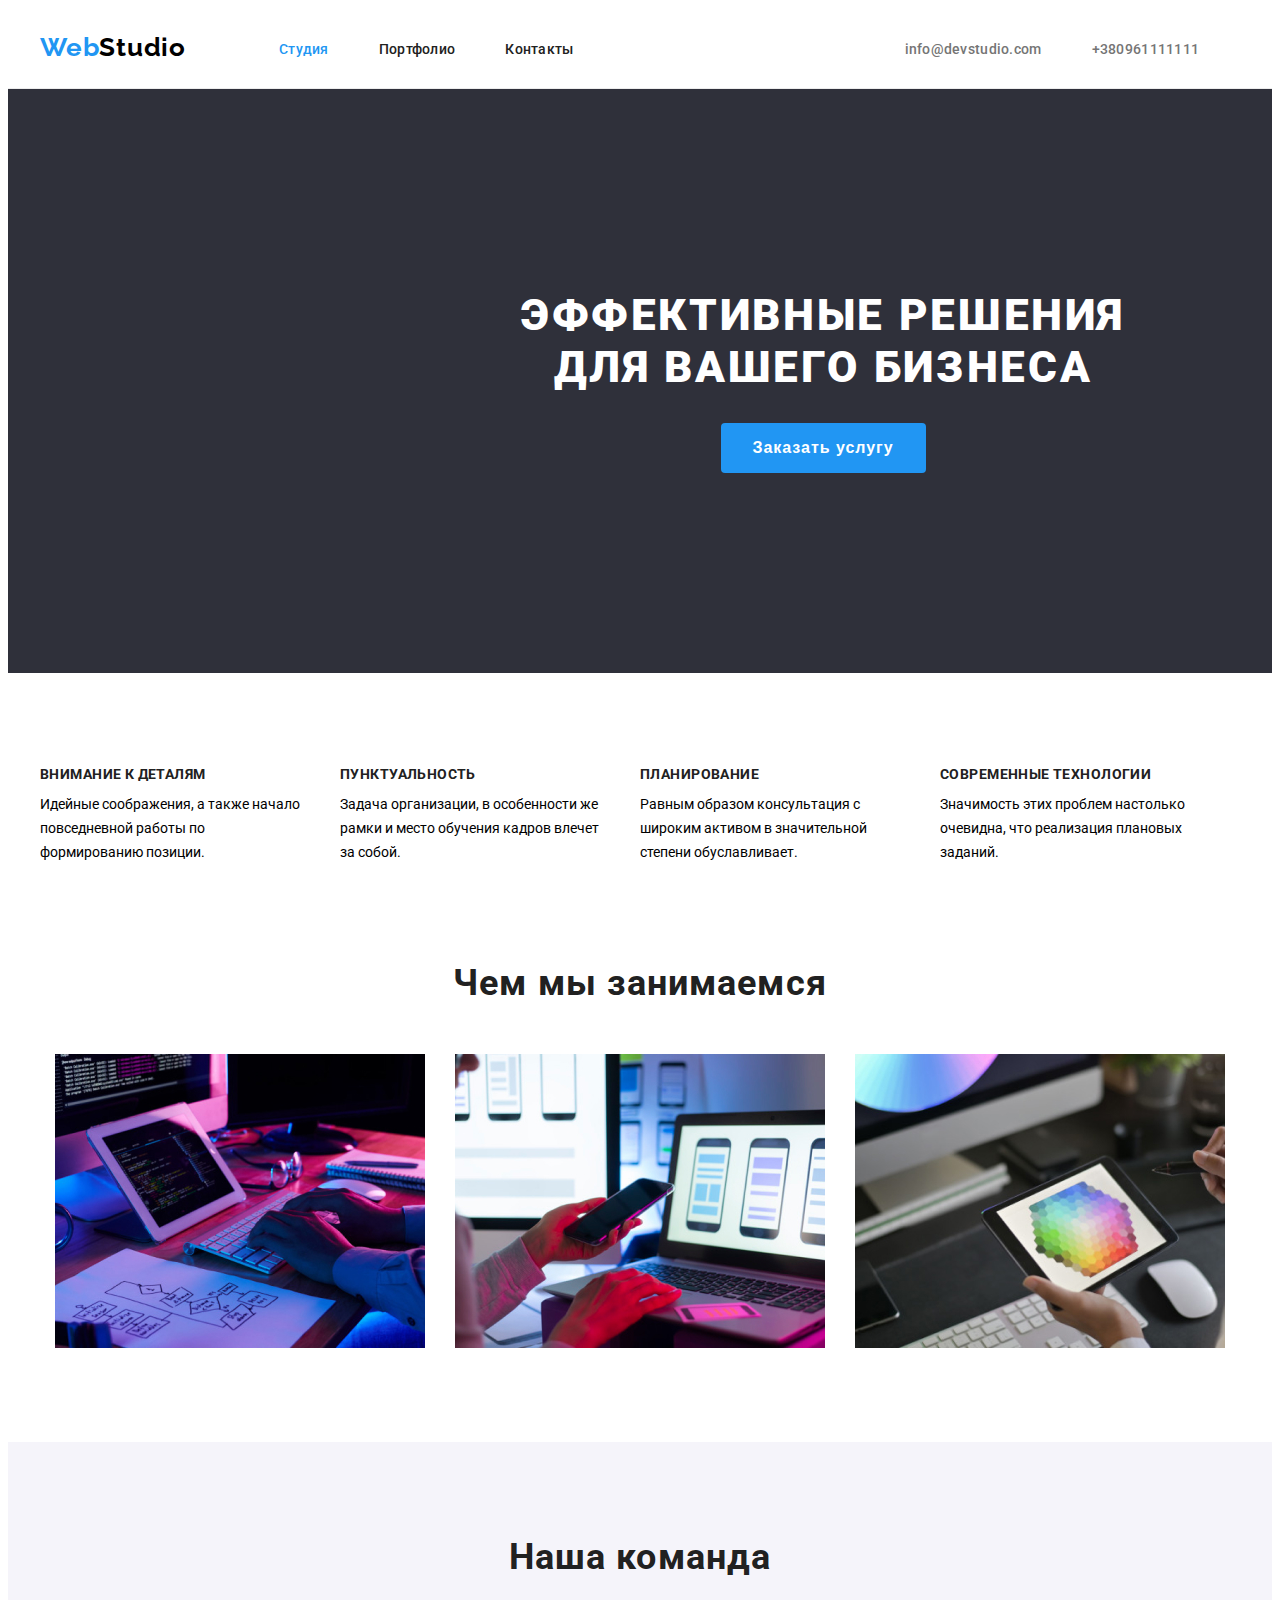
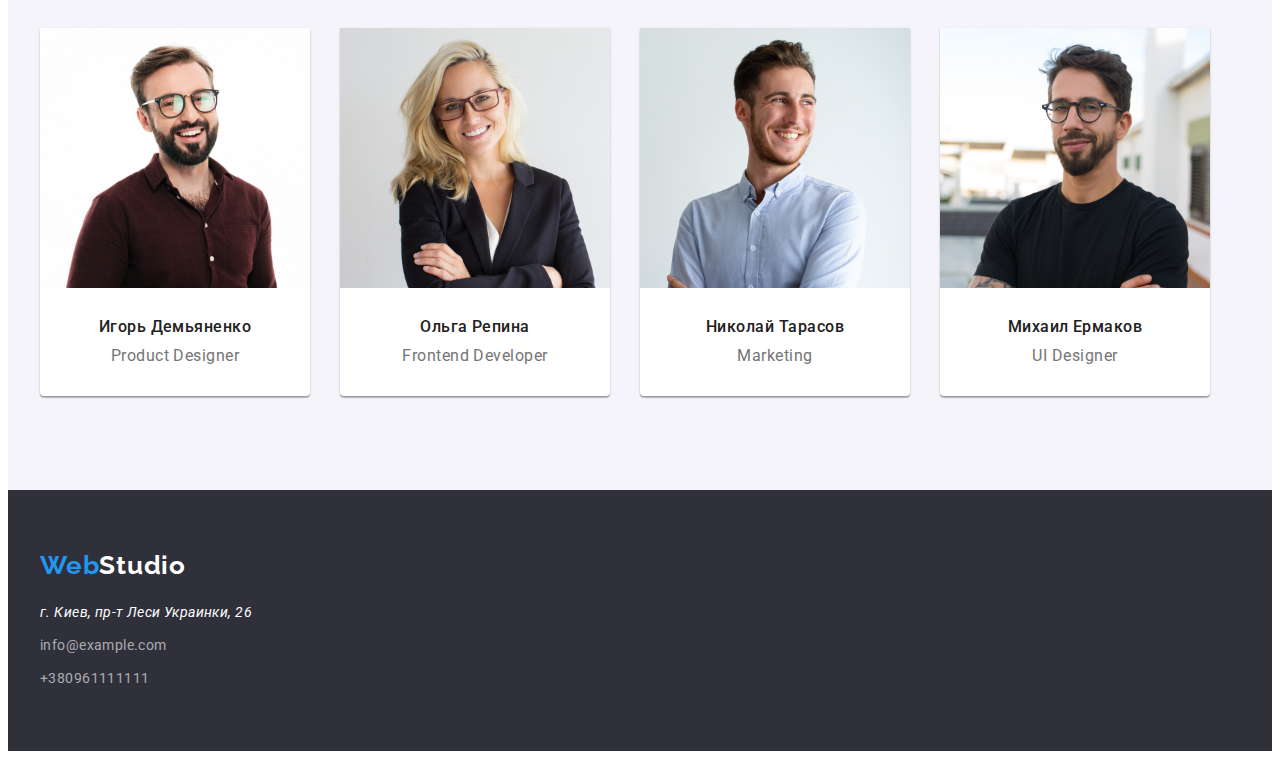
<file: index.html>
<!DOCTYPE html>
<html lang="ru">
<head>
    <meta charset="UTF-8">
    <meta http-equiv="X-UA-Compatible" content="IE=edge">
    <meta name="viewport" content="width=device-width, initial-scale=1.0">
    <title>Document</title>
    <link rel="preconnect" href="https://fonts.googleapis.com">
    <link rel="preconnect" href="https://fonts.gstatic.com" crossorigin>
    <link rel="preconnect" href="https://fonts.googleapis.com">
    <link rel="preconnect" href="https://fonts.gstatic.com" crossorigin>
    <link href="https://fonts.googleapis.com/css2?family=Raleway:wght@700&family=Roboto:wght@400;500;700;900&display=swap" rel="stylesheet">
    <link rel="stylesheet" href="https://cdnjs.cloudflare.com/ajax/libs/modern-normalize/1.1.0/modern-normalize.min.css"
        integrity="sha512-wpPYUAdjBVSE4KJnH1VR1HeZfpl1ub8YT/NKx4PuQ5NmX2tKuGu6U/JRp5y+Y8XG2tV+wKQpNHVUX03MfMFn9Q=="
        crossorigin="anonymous" referrerpolicy="no-referrer" />
    <link rel="stylesheet" href="css/style.css">
</head>

<body>
    <header class="header">
        <div class="container">
            <nav class="header-nav">
                <a class="header-webstudio link" lang="en" href="./index.html">Web<span
                        class="header-studio">Studio</span></a>
                <ul class="nav-links list">
                    <li class="item"><a class="header-studio-link link active" href="./index.html">Студия</a></li>
                    <li class="item"><a class="header-portfolio-link link" href="./portfolio.html">Портфолио</a></li>
                    <li class="item"><a class="header-contacts-link link" href="">Контакты</a></li>
                </ul>
                <ul class="header-contacts-info list">
                    <li class="item"><a class="header-mail link" href="mailto:info@devstudio.com">info@devstudio.com</a></li>
                    <li class="item"><a class="header-tel link" href="tel:+380961111111">+380961111111</a></li>
                </ul>
            </nav>
        </div>   
    </header>
    <main>
        <!-- Hero -->
        <section class="hero-banner">
            <div class="container">
                <h1 class="hero-title">
                        Эффективные решения для вашего бизнеса
                </h1>
                    <button class="hero-button" type="button">Заказать услугу</button>
            </div>
        </section>
        <!-- section-two-we-offer -->
        <section class="section_fix_padding"> 
            <div class="container">
                <h2 hidden>Мы предлагаем</h2>
                    <ul class="we-offer list">
                        <li class="offer-list">
                            <h3 class="offer-title">Внимание к деталям</h3>
                            <p class="offer-description">Идейные соображения, а также начало повседневной работы по формированию позиции.</p>
                        </li>

                        <li class="offer-list">
                            <h3 class="offer-title">Пунктуальность</h3>
                            <p class="offer-description">Задача организации, в особенности же рамки и место обучения кадров влечет за собой.</p>
                        </li>

                        <li class="offer-list">
                            <h3 class="offer-title">Планирование</h3>
                            <p class="offer-description">Равным образом консультация с широким активом в значительной степени обуславливает.</p>
                        </li>

                        <li class="offer-list">
                            <h3 class="offer-title">Современные технологии</h3>
                            <p class="offer-description">Значимость этих проблем настолько очевидна, что реализация плановых заданий.</p>
                        </li>
                    </ul>
            </div>
        </section>
        <!-- section-what-we-do -->
        <section class="section">
            <div class="container">
                <h2 class="what-we-do">Чем мы занимаемся</h2>
                <ul  class="img-list list">
                    <li class="img-item"><img src="./images/box1.jpg" alt="руки-печатают-по-клавиатуре" width="370" height="294"></li>
                    <li class="img-item"><img src="./images/box2.jpg" alt="руки-держат-смартфон" width="370" height="294"></li>
                    <li class="img-item"><img src="./images/box3.jpg" alt="руки-держат-планшет" width="370" height="294"></li>
                </ul>
            </div>
        </section>
        <!-- section-our-team -->
        <section class="our-team section ">
            <div class="container">
                <h2 class="team">Наша команда</h2>
                <ul class="team-list list">
                    <li class="team-item">
                        <img src="./images/card1.jpg" alt="мужчина-в-красной-рубашке-в-очках" width="270" height="260">
                        <h3 class="team-name">Игорь Демьяненко</h3>
                        <p class="team-duty" lang="en">Product Designer</p>
                    </li>

                    <li class="team-item">
                        <img src="./images/card2.jpg" alt="женщина-блондинка-в-черном-пинджаке-" width="270" height="260">
                        <h3 class="team-name">Ольга Репина</h3>
                        <p class="team-duty" lang="en">Frontend Developer</p>
                    </li>

                    <li class="team-item">
                        <img src="./images/card3.jpg" alt="мужчина-в-серой-рубашке" width="270" height="260">
                        <h3 class="team-name">Николай Тарасов</h3>
                        <p class="team-duty" lang="en">Marketing</p>
                    </li>

                    <li class="team-item">
                        <img src="./images/card4.jpg" alt="мужчина-в-ченой-футболке-в-очках" width="270" height="260">
                        <h3 class="team-name">Михаил Ермаков</h3>
                        <p class="team-duty" lang="en">UI Designer</p>
                    </li>
                </ul>
            </div>
        </section>
    </main>
    <!-- footer -->
    <footer class="footer">
        <div class="container">
            <a class="footer-webstudio link" lang="en" href="index.html">Web<span class="footer-studio">Studio</span></a>
            <address class="address">г. Киев, пр-т Леси Украинки, 26</address>
            <ul class="footer-contacts-info list">
                <li>
                    <a class="footer-mail link" href="mailto:info@example.com">info@example.com</a>
                </li>

                <li>
                    <a class="footer-tel link" href="tel:+380961111111">+380961111111</a>
                </li>
            </ul>
        </div>
    </footer>
</body>

</html>
</file>
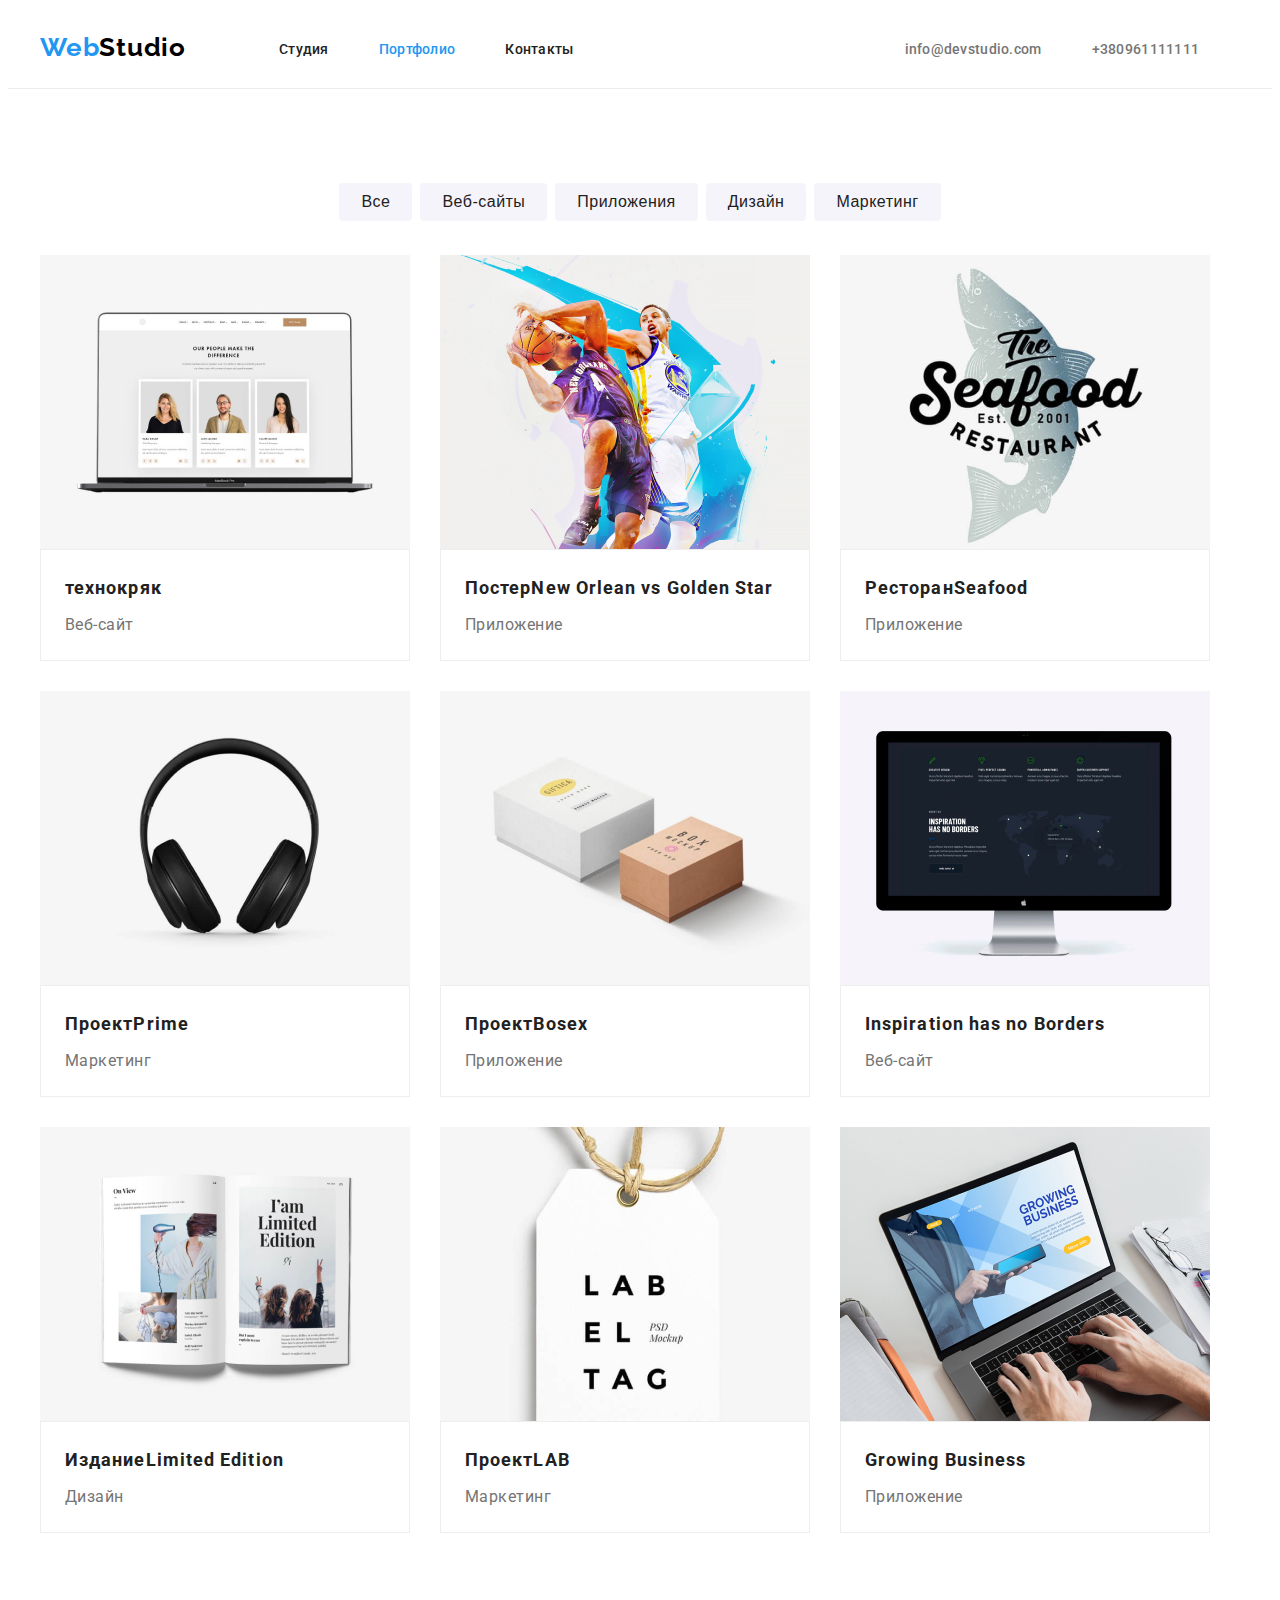
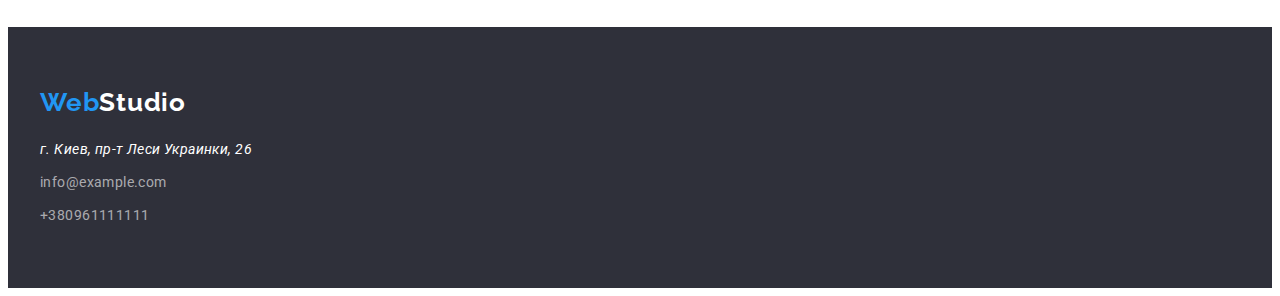
<file: portfolio.html>
<!DOCTYPE html>
<html lang="ru">
<head>
    <meta charset="UTF-8">
    <meta http-equiv="X-UA-Compatible" content="IE=edge">
    <meta name="viewport" content="width=device-width, initial-scale=1.0">
    <title>Document</title>
    <link rel="preconnect" href="https://fonts.googleapis.com">
    <link rel="preconnect" href="https://fonts.gstatic.com" crossorigin>
    <link rel="preconnect" href="https://fonts.googleapis.com">
    <link rel="preconnect" href="https://fonts.gstatic.com" crossorigin>
    <link href="https://fonts.googleapis.com/css2?family=Raleway:wght@700&family=Roboto:wght@400;500;700;900&display=swap" rel="stylesheet">
    <!-- <link rel="stylesheet" href="https://cdnjs.cloudflare.com/ajax/libs/modern-normalize/1.1.0/modern-normalize.min.css"
        integrity="sha512-wpPYUAdjBVSE4KJnH1VR1HeZfpl1ub8YT/NKx4PuQ5NmX2tKuGu6U/JRp5y+Y8XG2tV+wKQpNHVUX03MfMFn9Q=="
        crossorigin="anonymous" referrerpolicy="no-referrer" /> -->
    <link rel="stylesheet" href="https://cdnjs.cloudflare.com/ajax/libs/modern-normalize/1.1.0/modern-normalize.min.css"
        integrity="sha512-wpPYUAdjBVSE4KJnH1VR1HeZfpl1ub8YT/NKx4PuQ5NmX2tKuGu6U/JRp5y+Y8XG2tV+wKQpNHVUX03MfMFn9Q=="
        crossorigin="anonymous" referrerpolicy="no-referrer" />
    <link rel="stylesheet" href="css/style.css">
</head>
<body>
    <header class="header">
        <div class="container">
            <nav class="header-nav">
                <a class="header-webstudio link" lang="en" href="./index.html">Web<span
                        class="header-studio">Studio</span></a>
                <ul class="nav-links list">
                    <li class="item"><a class="header-studio-link link" href="./index.html">Студия</a></li>
                    <li class="item"><a class="header-portfolio-link link active" href="./portfolio.html">Портфолио</a></li>
                    <li class="item"><a class="header-contacts-link link" href="">Контакты</a></li>
                </ul>
                <ul class="header-contacts-info list">
                    <li class="item"><a class="header-mail link" href="mailto:info@devstudio.com">info@devstudio.com</a></li>
                    <li class="item"><a class="header-tel link" href="tel:+380961111111">+380961111111</a></li>
                </ul>
            </nav>
        </div>
    </header>
    <main>
        <section class="section">
            <div class="container">
                <!-- Скритий коментарий -->
                <h1 hidden>Проекты</h1>
                <!-- filters -->
                <ul class="filters list">
                    <li class="filter-item"><button class="button" type="button">Все</button></li>
                    <li class="filter-item"><button class="button" type="button">Веб-сайты</button></li>
                    <li class="filter-item"><button class="button" type="button">Приложения</button></li>
                    <li class="filter-item"><button class="button" type="button">Дизайн</button></li>
                    <li class="filter-item"><button class="button" type="button">Маркетинг</button></li>
                </ul>

            <!-- projects -->
            
                <ul class="projects list">
                    <li class="project">
                        <article class="card">
                            <div class="card-tumb">
                                <img src="./images/Portfolio/img1.jpg" alt="ноутбук" width="370" height="294">
                            </div>

                            <div class="card-content">
                                <h2 class="project-name">технокряк</h2>
                                <p class="project-idea">Веб-сайт</p>
                            </div>  
                        </article>
                    </li>

                    <li class="project">
                        <article class="card">
                            <div class="card-tumb">
                                <img src="./images/Portfolio/img2.jpg" alt="игра-баскетбол" width="370" height="294">
                            </div>

                            <div class="card-content">
                                <h2 class="project-name">Постер<span lang="en">New Orlean vs Golden Star</span></h2>
                                <p class="project-idea">Приложение</p>
                            </div> 
                        </article>
                    </li>

                    <li class="project">
                        <article class="card">
                            <div class="card-tumb">
                                <img src="./images/Portfolio/img3.jpg" alt="рыба-с-названием-ресторана" width="370" height="294">
                            </div>

                            <div class="card-content">
                                <h2 class="project-name">Ресторан<span lang="en">Seafood</span></h2>
                                <p class="project-idea">Приложение</p>
                            </div> 
                        </article>
                    </li>

                    <li class="project">
                        <article class="card">
                            <div class="card-tumb">
                                <img src="./images/Portfolio/img4.jpg" alt="наушники" width="370" height="294">
                            </div>

                            <div class="card-content">
                                <h2 class="project-name">Проект<span lang="en">Prime</span></h2>
                                <p class="project-idea">Маркетинг</p>
                            </div> 
                        </article>

                    </li>

                    <li class="project">
                        <article class="card">
                            <div class="card-tumb">
                                <img src="./images/Portfolio/img5.jpg" alt="две-коробки" width="370" height="294">
                            </div>

                            <div class="card-content">
                                <h2 class="project-name">Проект<span lang="en">Bosex</span></h2>
                                <p class="project-idea">Приложение</p>
                            </div> 
                        </article>
                    </li>

                    <li class="project">
                        <article class="card">
                            <div class="card-tumb">
                                <img src="./images/Portfolio/img6.jpg" alt="монитор" width="370" height="294">
                            </div>

                            <div class="card-content">
                                <h2 class="project-name"><span lang="en">Inspiration has no Borders</span></h2>
                                <p class="project-idea">Веб-сайт</p>
                            </div> 
                        </article>
                    </li>

                    <li class="project">
                        <article class="card">
                            <div class="card-tumb">
                                <img src="./images/Portfolio/img7.jpg" alt="розвернутая-книга" width="370" height="294">
                            </div>

                            <div class="card-content">
                                <h2 class="project-name">Издание<span lang="en">Limited Edition</span></h2>
                                <p class="project-idea">Дизайн</p>
                            </div> 
                        </article>
                    </li>

                    <li class="project">
                        <article class="card">
                            <div class="card-tumb">
                                <img src="./images/Portfolio/img8.jpg" alt="бирка-с-надписью" width="370" height="294">
                            </div>

                            <div class="card-content">
                                <h2 class="project-name">Проект<span>LAB</span></h2>
                                <p class="project-idea">Маркетинг</p>
                            </div> 
                        </article>
                    </li>

                    <li class="project">
                        <article class="card">
                            <div class="card-tumb">
                                <img src="./images/Portfolio/img9.jpg" alt="печать-на-ноутбуке" width="370" height="294">
                            </div>

                            <div class="card-content">
                                <h2 class="project-name"><span lang="en">Growing Business</span></h2>
                                <p class="project-idea">Приложение</p>
                            </div> 
                        </article>
                    </li>
                </ul>
            </div>
        </section>
    </main>
    <!-- footter -->
    <footer class="footer">
        <div class="container">
            <a class="footer-webstudio link" lang="en" href="index.html">Web<span class="footer-studio">Studio</span></a>
            <address class="address">г. Киев, пр-т Леси Украинки, 26</address>
            <ul class="footer-contacts-info list">
                <li>
                    <a class="footer-mail link" href="mailto:info@example.com">info@example.com</a>
                </li>
    
                <li>
                    <a class="footer-tel link" href="tel:+380961111111">+380961111111</a>
                </li>
            </ul>
        </div>
    </footer>
</body>
</html>
</file>
<file: css/style.css>
:root {
  --main-text-color: #212121;
  --second-text-color: #757575;
  --third-text-color: #2196f3;
  --fourth-text-color: #ffffff;
  --special-hide-color: rgba(255, 255, 255, 0.6);
  --special-color: #000000;
  --bg-color-one: #2f303a;
  --bg-color-two: #f5f4fa;
  --bg-color-third: #188CE8; 
  --projects-gap: 30px;

}

body {
  font-family: "Roboto", sans-serif;
  background-color: #ffffff;
}

p,
h1,
h2,
h3,
h4,
h5,
h6 {
  margin-top: 0;
  margin-bottom: 0;
}

ul {
  margin-top: 0;
  margin-bottom: 0;
  padding-left: 0;
}
img{
  display: block;
  max-width: 100%;
  height: auto;
}

.container {
  width: 1200px;
  padding-left: 15px;
  padding-right: 15px;
  margin-right: auto;
  margin-left: auto;
  
  /* outline: 1px solid green;  */
}
.section{
  padding-top: 94px;
  padding-bottom: 94px;
  
}
.section_fix_padding{
  padding-top: 94px;
  padding-bottom: 0px;
}

/* Global class ↓ */

.list {
  list-style: none;
}
.link {
  text-decoration: none;
}
.active{
  color: var(--third-text-color);
}
.nav-links .link.active{
  color: var(--third-text-color);
}

/* Global class ↑ */

/* THE SAME ELEMENTS ↓ */
/* header-index-portfolio */
.header{
  border-bottom: 1px solid #ECECEC;

  }
/* webstudio */
.header-webstudio {
  font-family: Raleway;
  font-style: normal;
  font-weight: bold;
  font-size: 26px;
  line-height: 1.92;
  letter-spacing: 0.03em;
  color: var(--third-text-color);
}
.header-studio {
  color: var(--special-color);
}

/* Navigation-links */

.header-nav {
  display: flex;
  align-items: center; 
}

.nav-links {
  display: flex;
  margin-left: 93px;
  padding: 30.5px 0px 30.5px 0px;
}
.nav-links .item + .item {
  margin-left: 50px;
}

.nav-links .link:hover,
.nav-links .link:focus {
  color: var(--third-text-color);
}
.nav-links .link:active{
  color: var(--third-text-color);
}


.header-studio-link,
.header-portfolio-link,
.header-contacts-link {
  font-weight: 500;
  font-size: 14px;
  line-height: 1.14;
  letter-spacing: 0.02em;
  color: var(--main-text-color);
}

/* header-contacts-info */
.header-contacts-info {
  display: flex;
  margin-left: 331px;
}

.header-contacts-info .item + .item {
  margin-left: 50px;
}

/* hover-focus-Header-contact-list-info */
.header-contacts-info .link:hover,
.header-contacts-info .link:focus {
  color: var(--third-text-color);
}

.header-mail,
.header-tel {
  font-weight: 500;
  font-size: 14px;
  line-height: 1.14;
  letter-spacing: 0.02em;
  color: var(--second-text-color);
}

/* FOOTER-INDEX-PORTFOLIO */
.footer {
  background-color: var(--bg-color-one);
}
/* footer-webstudio */
.footer-webstudio {
  display: block;
  padding-top: 60px;
  font-family: Raleway;
  font-style: normal;
  font-weight: bold;
  font-size: 26px;
  line-height: 1.19;
  letter-spacing: 0.03em;
  color: var(--third-text-color);
}
.footer-studio {
  color: var(--fourth-text-color);
}
/* address */
.address {
  display: block;
  padding-top: 20px;
  font-weight: normal;
  font-size: 14px;
  line-height: 1.71;
  letter-spacing: 0.03em;
  color: var(--fourth-text-color);
}
/* footer-contacts-info */
.footer-contacts-info .link:hover,
.footer-contacts-info .link:focus {
  color: var(--third-text-color);
}
.footer-mail,
.footer-tel {
  display: block;
  padding-top: 9px;
  font-weight: normal;
  font-size: 14px;
  line-height: 1.71;
  letter-spacing: 0.03em;
  color: var(--special-hide-color);
}
.footer-contacts-info{
  padding-bottom: 60px;
}

/* THE SAME ELEMENTS ↑ */



/* INDEX */
/* hero-section */
.hero-banner {
  background-color: var(--bg-color-one);
  padding: 200px;
}

.hero-title {
  font-weight: 900;
  font-size: 44px;
  line-height: 1, 36;
  text-align: center;
  letter-spacing: 0.06em;
  text-transform: uppercase;
  max-width: 650px;
  margin: 0px auto 30px auto;
  color: var(--fourth-text-color);
}

.hero-button {
  display: block;
  margin-left: auto;
  margin-right: auto;
  padding: 10px 32px;
  cursor: pointer;
  font-weight: bold;
  font-size: 16px;
  line-height: 1.88;
  letter-spacing: 0.06em;
  border: none;
  border-radius: 4px;
  color: var(--fourth-text-color);
  background-color: var(--third-text-color);
}
.hero-button:hover,
.hero-button:focus{
  color: var(--fourth-text-color);
  background-color: var(--bg-color-third);
}


/* section-two-we-offer */
.we-offer{
  display: flex;
  /* margin: 94px auto 94px auto; */
}

.we-offer .offer-list + .offer-list{
  margin-left: 30px;
}

.offer-list{
  width: 270px;
  height: 101px;
}

.offer-title {
  font-weight: bold;
  font-size: 14px;
  line-height: 1.14;
  letter-spacing: 0.03em;
  text-transform: uppercase;
  color: var(--main-text-color);
}
.offer-description {
  padding-top: 10px;

  font-weight: normal;
  font-size: 14px;
  line-height: 1.71;
  letter-spacing: 0.03em var(--second-text-color);
}
/* section-what-we-do */
.what-we-do {
  justify-content: center;

  font-weight: bold;
  font-size: 36px;
  line-height: 1.17;
  text-align: center;
  letter-spacing: 0.03em;
  color: var(--main-text-color);
}
.img-list{
  display: flex;
  justify-content: center;
  margin-top: 50px;
}
.img-list .img-item + .img-item{
  margin-left: 30px;
}



/* section-our-team */
/* Team-flex */
.our-team{
  background: var(--bg-color-two);
}
.team-list{
  display: flex;
}
.team-list .team-item + .team-item{
  margin-left: 30px;
}

.team-item{
  background: var(--fourth-text-color);
  box-shadow: 
  0px 1px 3px rgba(0, 0, 0, 0.12),
  0px 1px 1px rgba(0, 0, 0, 0.14),
  0px 2px 1px rgba(0, 0, 0, 0.2);
  border-radius: 0px 0px 4px 4px;

}
.team {
  margin-bottom: 50px;
  font-weight: bold;
  font-size: 36px;
  line-height: 1.17;
  text-align: center;
  letter-spacing: 0.03em;
  color: var(--main-text-color);
}
.team-name {
  padding-top: 30px;

  font-weight: 500;
  font-size: 16px;
  line-height: 1.18;
  text-align: center;
  letter-spacing: 0.03em;
  color: var(--main-text-color);
}
.team-duty {
  padding-top: 10px;
  padding-bottom: 30px;

  font-weight: normal;
  font-size: 16px;
  line-height: 1.18;
  text-align: center;
  letter-spacing: 0.03em;
  color: var(--second-text-color);
}



/* PORTFOLIO  */
/* main */
/* filters */
.filters :hover,
.filters :focus {
  color: var(--fourth-text-color);
  background: var(--third-text-color);
}

/* filters first <ul> */
.filters{
  display: flex;
  justify-content: center;
  margin-bottom: 34px;
}

.filters .filter-item + .filter-item{
  margin-left: 8px;
}

/* button */
.button {
  padding: 6px 22px;
  cursor: pointer;
  font-weight: 500;
  font-size: 16px;
  line-height: 1.63;
  text-align: center;
  letter-spacing: 0.03em;
  color: var(--main-text-color);
  background-color: var(--bg-color-two);
  border-radius: 4px;
  border: 0;
}


/* PROJECTS second <ul> */

.projects{
  padding: 0px;
  margin: 0px;
  list-style: none;
  display: flex;
  flex-wrap: wrap;
  

  margin-left: calc(-1 * var(--projects-gap));
  margin-top:  calc(-1 * var(--projects-gap));
}
.projects > .project{
  flex-basis: calc(100% / 3 var(--projects-gap));
  margin-left: var(--projects-gap);
  margin-top: var(--projects-gap);
}

/* .projects{
  display: flex;
  flex-wrap: wrap;
  background-color: teal;
}
.project{
  width: 370px;
  background-color: tomato;
  margin-right: 30px;
  margin-bottom: 30px;
}
.project:nth-child(3n){
  margin-right: 0px;
}
.project.project:nth-last-child(-n +3){
  margin-bottom: 0px;
} */
.project-name {
  font-weight: bold;
  font-size: 18px;
  line-height: 2;
  letter-spacing: 0.06em;
  color: var(--main-text-color);
}

.project-idea {
  font-weight: normal;
  font-size: 16px;
  line-height: 1.88;
  letter-spacing: 0.03em;
  color: var(--second-text-color);
}
/*  CARDS-Portfolio*/
.card{
  
}

.project-idea{
  margin-top: 4px;
}
.card-content{
  padding: 20px 24px;
  border: 1px solid #EEEEEE;
}
</file>
